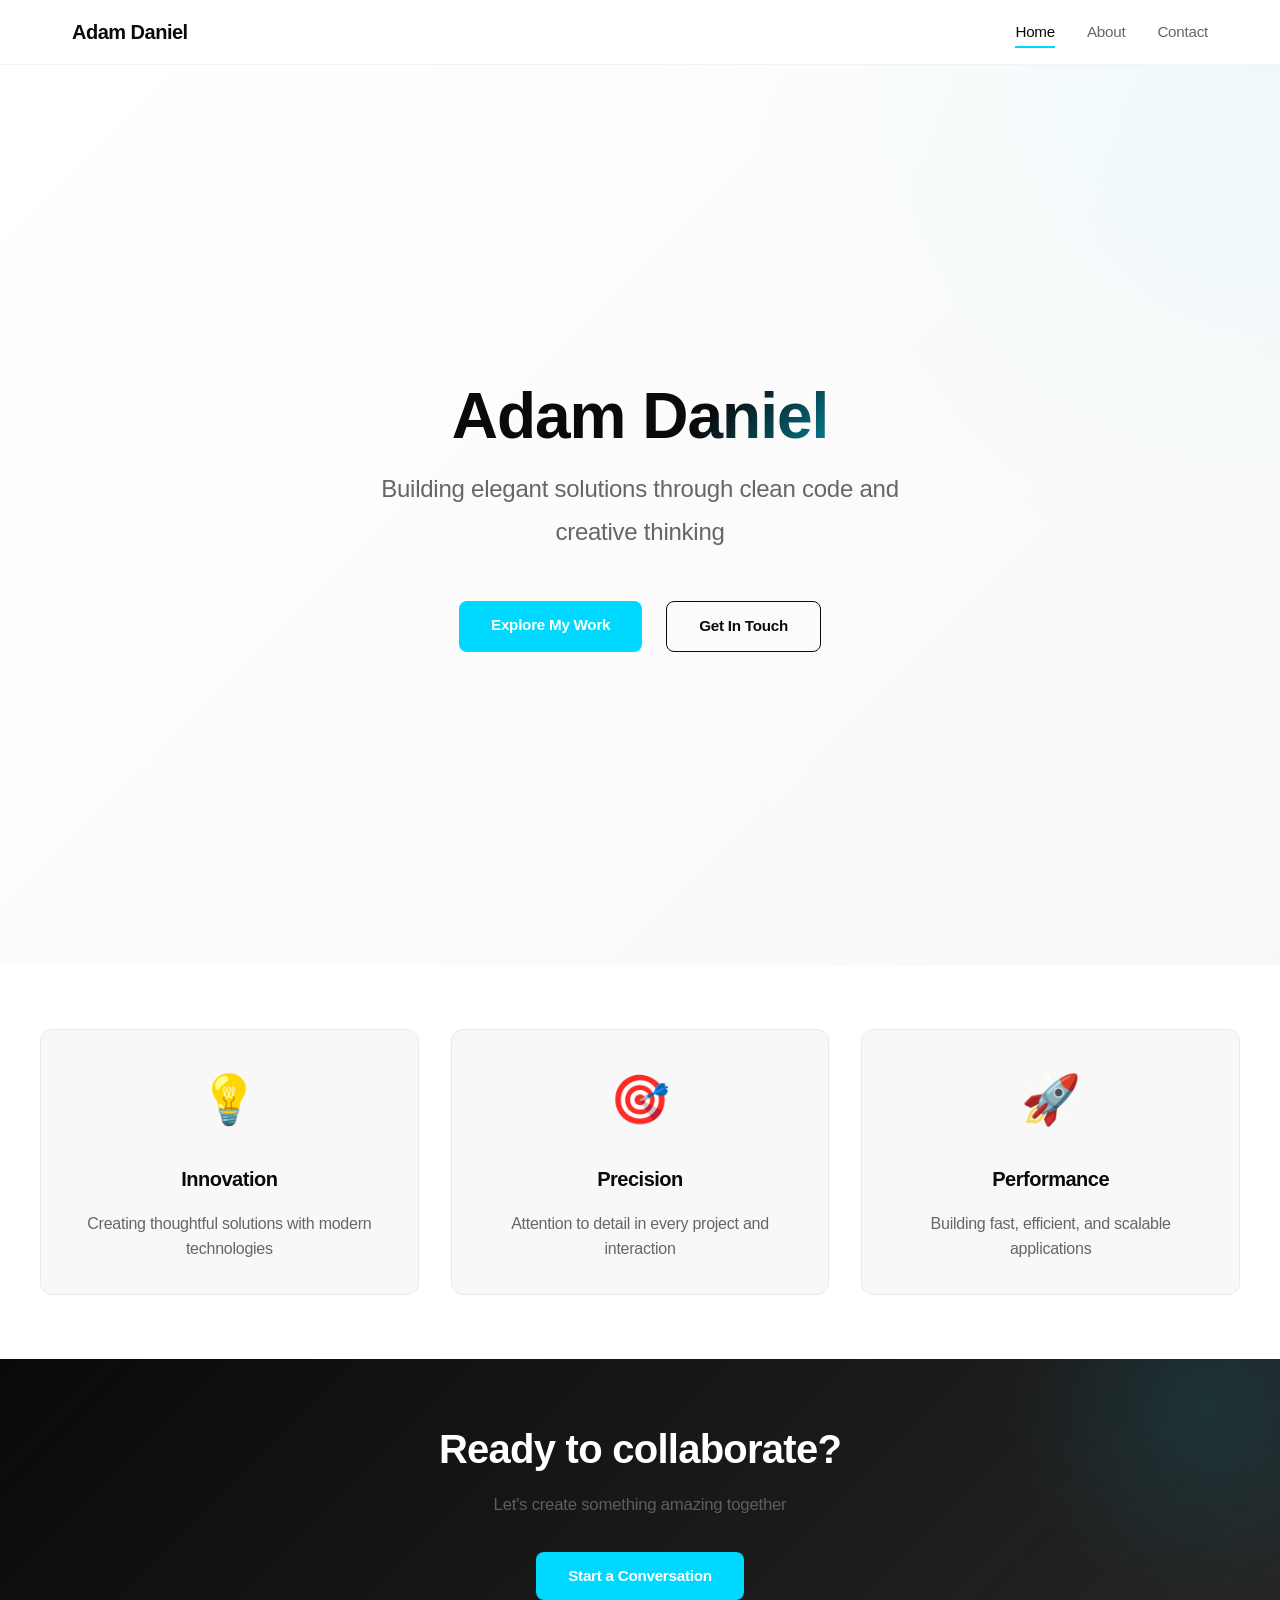
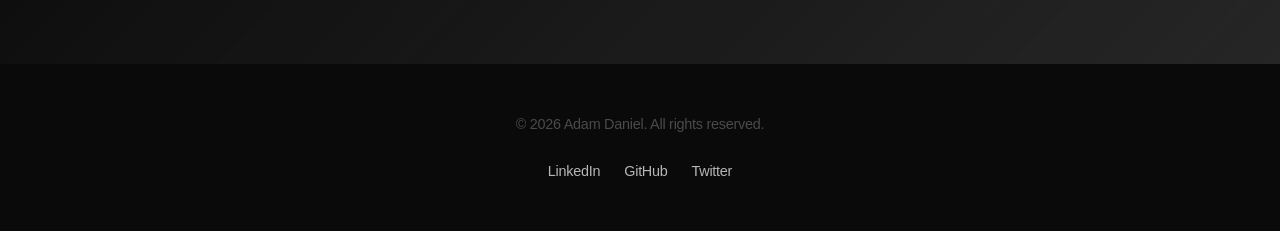
<file: index.html>
<!DOCTYPE html>
<html lang="en">
<head>
    <meta charset="UTF-8">
    <meta name="viewport" content="width=device-width, initial-scale=1.0">
    <title>Adam Daniel - Portfolio</title>
    <link rel="stylesheet" href="css/style.css">
</head>
<body>
    <!-- Navigation -->
    <nav class="navbar">
        <div class="nav-container">
            <div class="logo">Adam Daniel</div>
            <ul class="nav-menu">
                <li><a href="index.html" class="nav-link active">Home</a></li>
                <li><a href="about.html" class="nav-link">About</a></li>
                <li><a href="contact.html" class="nav-link">Contact</a></li>
            </ul>
        </div>
    </nav>

    <!-- Hero Section -->
    <section class="hero">
        <div class="hero-content">
            <h1 class="hero-title">Adam Daniel</h1>
            <p class="hero-subtitle">Building elegant solutions through clean code and creative thinking</p>
            <div class="hero-buttons">
                <a href="about.html" class="btn btn-primary">Explore My Work</a>
                <a href="contact.html" class="btn btn-secondary">Get In Touch</a>
            </div>
        </div>
    </section>

    <!-- Features/Highlights -->
    <section class="highlights">
        <div class="highlights-container">
            <div class="highlight-card">
                <div class="highlight-icon">💡</div>
                <h3>Innovation</h3>
                <p>Creating thoughtful solutions with modern technologies</p>
            </div>
            <div class="highlight-card">
                <div class="highlight-icon">🎯</div>
                <h3>Precision</h3>
                <p>Attention to detail in every project and interaction</p>
            </div>
            <div class="highlight-card">
                <div class="highlight-icon">🚀</div>
                <h3>Performance</h3>
                <p>Building fast, efficient, and scalable applications</p>
            </div>
        </div>
    </section>

    <!-- Call to Action -->
    <section class="cta">
        <h2>Ready to collaborate?</h2>
        <p>Let's create something amazing together</p>
        <a href="contact.html" class="btn btn-primary">Start a Conversation</a>
    </section>

    <!-- Footer -->
    <footer class="footer">
        <div class="footer-content">
            <p>&copy; 2026 Adam Daniel. All rights reserved.</p>
            <div class="social-links">
                <a href="#" class="social-icon">LinkedIn</a>
                <a href="#" class="social-icon">GitHub</a>
                <a href="#" class="social-icon">Twitter</a>
            </div>
        </div>
    </footer>

    <script src="js/script.js"></script>
</body>
</html>
</file>
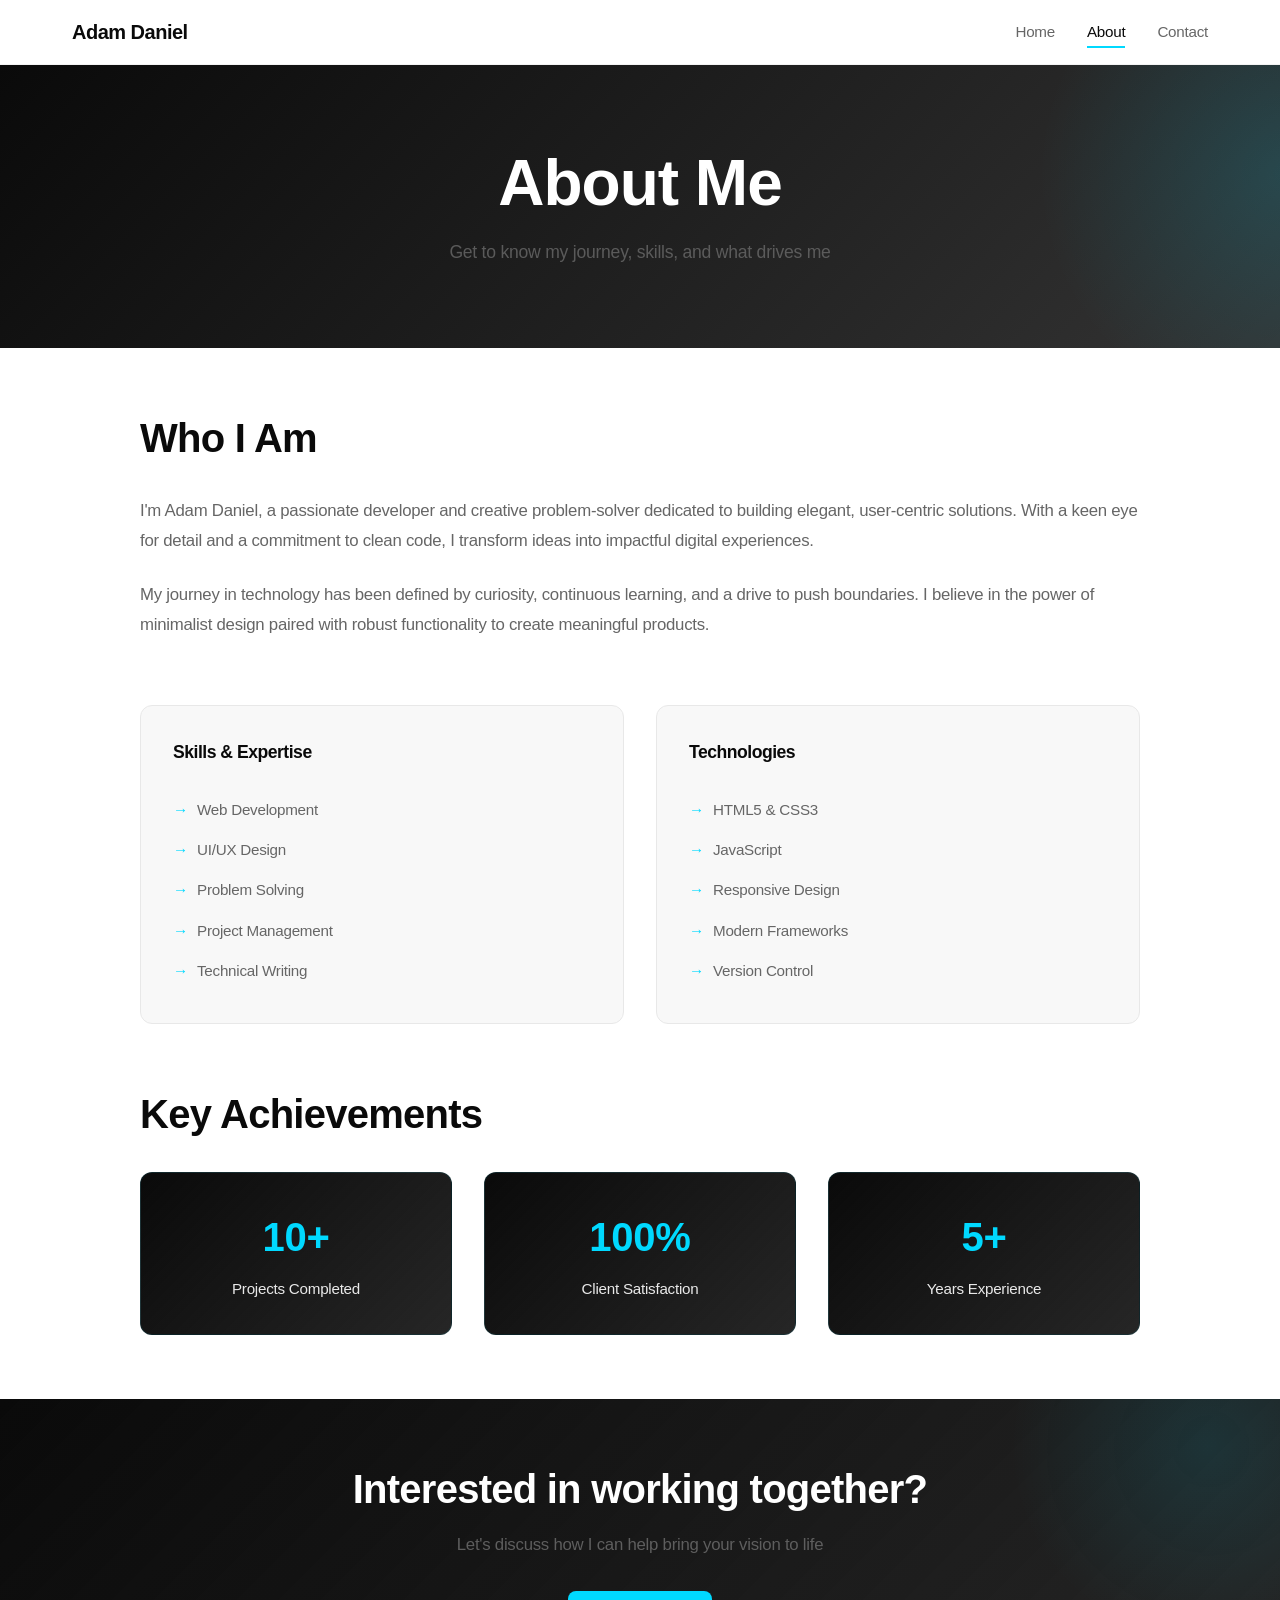
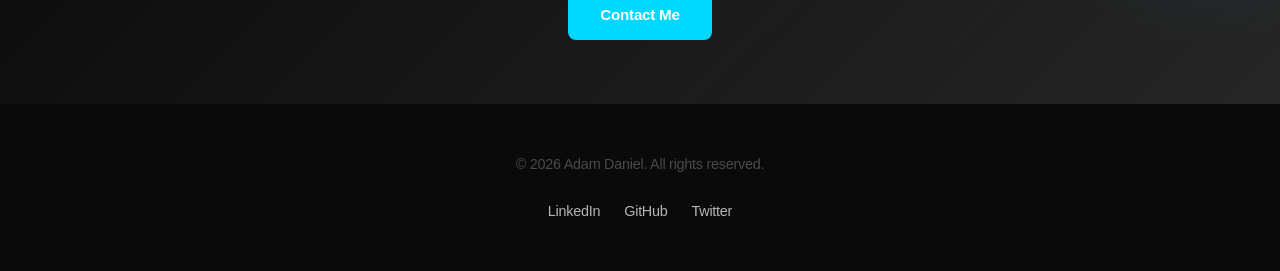
<file: about.html>
<!DOCTYPE html>
<html lang="en">
<head>
    <meta charset="UTF-8">
    <meta name="viewport" content="width=device-width, initial-scale=1.0">
    <title>About Me - Adam Daniel Portfolio</title>
    <link rel="stylesheet" href="css/style.css">
</head>
<body>
    <!-- Navigation -->
    <nav class="navbar">
        <div class="nav-container">
            <div class="logo">Adam Daniel</div>
            <ul class="nav-menu">
                <li><a href="index.html" class="nav-link">Home</a></li>
                <li><a href="about.html" class="nav-link active">About</a></li>
                <li><a href="contact.html" class="nav-link">Contact</a></li>
            </ul>
        </div>
    </nav>

    <!-- Page Header -->
    <section class="page-header">
        <h1>About Me</h1>
        <p>Get to know my journey, skills, and what drives me</p>
    </section>

    <!-- About Section -->
    <section class="about-section">
        <div class="about-container">
            <div class="about-content">
                <h2>Who I Am</h2>
                <p>
                    I'm Adam Daniel, a passionate developer and creative problem-solver dedicated to building 
                    elegant, user-centric solutions. With a keen eye for detail and a commitment to clean code, 
                    I transform ideas into impactful digital experiences.
                </p>
                <p>
                    My journey in technology has been defined by curiosity, continuous learning, and a drive 
                    to push boundaries. I believe in the power of minimalist design paired with robust functionality 
                    to create meaningful products.
                </p>
            </div>

            <div class="about-grid">
                <div class="about-item">
                    <h3>Skills & Expertise</h3>
                    <ul class="skill-list">
                        <li>Web Development</li>
                        <li>UI/UX Design</li>
                        <li>Problem Solving</li>
                        <li>Project Management</li>
                        <li>Technical Writing</li>
                    </ul>
                </div>

                <div class="about-item">
                    <h3>Technologies</h3>
                    <ul class="skill-list">
                        <li>HTML5 & CSS3</li>
                        <li>JavaScript</li>
                        <li>Responsive Design</li>
                        <li>Modern Frameworks</li>
                        <li>Version Control</li>
                    </ul>
                </div>
            </div>

            <div class="achievements">
                <h2>Key Achievements</h2>
                <div class="achievement-list">
                    <div class="achievement-item">
                        <span class="achievement-number">10+</span>
                        <span class="achievement-text">Projects Completed</span>
                    </div>
                    <div class="achievement-item">
                        <span class="achievement-number">100%</span>
                        <span class="achievement-text">Client Satisfaction</span>
                    </div>
                    <div class="achievement-item">
                        <span class="achievement-number">5+</span>
                        <span class="achievement-text">Years Experience</span>
                    </div>
                </div>
            </div>
        </div>
    </section>

    <!-- CTA Section -->
    <section class="cta">
        <h2>Interested in working together?</h2>
        <p>Let's discuss how I can help bring your vision to life</p>
        <a href="contact.html" class="btn btn-primary">Contact Me</a>
    </section>

    <!-- Footer -->
    <footer class="footer">
        <div class="footer-content">
            <p>&copy; 2026 Adam Daniel. All rights reserved.</p>
            <div class="social-links">
                <a href="#" class="social-icon">LinkedIn</a>
                <a href="#" class="social-icon">GitHub</a>
                <a href="#" class="social-icon">Twitter</a>
            </div>
        </div>
    </footer>

    <script src="js/script.js"></script>
</body>
</html>
</file>
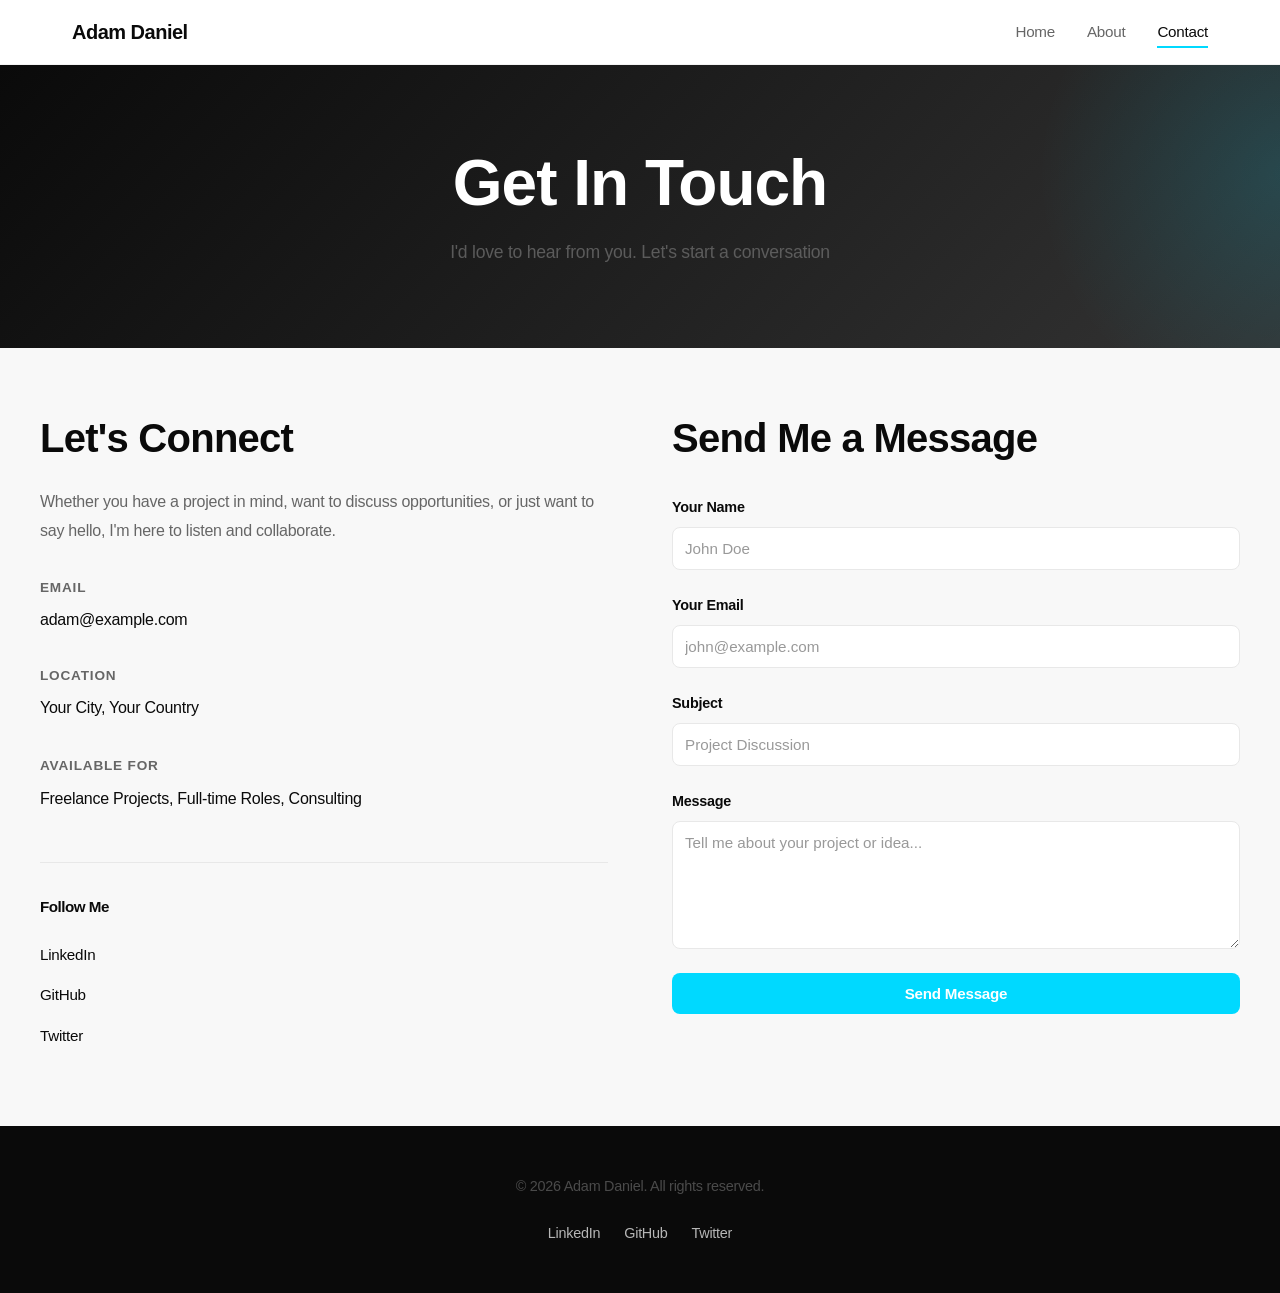
<file: contact.html>
<!DOCTYPE html>
<html lang="en">
<head>
    <meta charset="UTF-8">
    <meta name="viewport" content="width=device-width, initial-scale=1.0">
    <title>Contact Me - Adam Daniel Portfolio</title>
    <link rel="stylesheet" href="css/style.css">
</head>
<body>
    <!-- Navigation -->
    <nav class="navbar">
        <div class="nav-container">
            <div class="logo">Adam Daniel</div>
            <ul class="nav-menu">
                <li><a href="index.html" class="nav-link">Home</a></li>
                <li><a href="about.html" class="nav-link">About</a></li>
                <li><a href="contact.html" class="nav-link active">Contact</a></li>
            </ul>
        </div>
    </nav>

    <!-- Page Header -->
    <section class="page-header">
        <h1>Get In Touch</h1>
        <p>I'd love to hear from you. Let's start a conversation</p>
    </section>

    <!-- Contact Section -->
    <section class="contact-section">
        <div class="contact-container">
            <div class="contact-info">
                <h2>Let's Connect</h2>
                <p>Whether you have a project in mind, want to discuss opportunities, or just want to say hello, 
                   I'm here to listen and collaborate.</p>
                
                <div class="contact-details">
                    <div class="contact-item">
                        <h3>Email</h3>
                        <a href="mailto:adam@example.com">adam@example.com</a>
                    </div>
                    <div class="contact-item">
                        <h3>Location</h3>
                        <p>Your City, Your Country</p>
                    </div>
                    <div class="contact-item">
                        <h3>Available For</h3>
                        <p>Freelance Projects, Full-time Roles, Consulting</p>
                    </div>
                </div>

                <div class="social-section">
                    <h3>Follow Me</h3>
                    <div class="social-links-large">
                        <a href="#" class="social-link">LinkedIn</a>
                        <a href="#" class="social-link">GitHub</a>
                        <a href="#" class="social-link">Twitter</a>
                    </div>
                </div>
            </div>

            <div class="contact-form-container">
                <h2>Send Me a Message</h2>
                <form class="contact-form" id="contactForm">
                    <div class="form-group">
                        <label for="name">Your Name</label>
                        <input 
                            type="text" 
                            id="name" 
                            name="name" 
                            required 
                            placeholder="John Doe"
                        >
                    </div>

                    <div class="form-group">
                        <label for="email">Your Email</label>
                        <input 
                            type="email" 
                            id="email" 
                            name="email" 
                            required 
                            placeholder="john@example.com"
                        >
                    </div>

                    <div class="form-group">
                        <label for="subject">Subject</label>
                        <input 
                            type="text" 
                            id="subject" 
                            name="subject" 
                            required 
                            placeholder="Project Discussion"
                        >
                    </div>

                    <div class="form-group">
                        <label for="message">Message</label>
                        <textarea 
                            id="message" 
                            name="message" 
                            rows="6" 
                            required 
                            placeholder="Tell me about your project or idea..."
                        ></textarea>
                    </div>

                    <button type="submit" class="btn btn-primary">Send Message</button>
                </form>
                <div id="formMessage" class="form-message"></div>
            </div>
        </div>
    </section>

    <!-- Footer -->
    <footer class="footer">
        <div class="footer-content">
            <p>&copy; 2026 Adam Daniel. All rights reserved.</p>
            <div class="social-links">
                <a href="#" class="social-icon">LinkedIn</a>
                <a href="#" class="social-icon">GitHub</a>
                <a href="#" class="social-icon">Twitter</a>
            </div>
        </div>
    </footer>

    <script src="js/script.js"></script>
</body>
</html>
</file>
<file: css/style.css>
/* ==================== MODERN 2026 MINIMALIST DESIGN ==================== */
/* Variables & Design System */
:root {
    --bg-primary: #ffffff;
    --bg-secondary: #f8f8f8;
    --bg-tertiary: #f0f0f0;
    --text-primary: #0a0a0a;
    --text-secondary: #666666;
    --text-tertiary: #999999;
    --accent: #00d9ff;
    --accent-hover: #00b8d4;
    --border: #e8e8e8;
    --shadow-sm: 0 2px 8px rgba(0, 0, 0, 0.04);
    --shadow-md: 0 4px 16px rgba(0, 0, 0, 0.08);
    --shadow-lg: 0 12px 32px rgba(0, 0, 0, 0.12);
    --transition: all 0.4s cubic-bezier(0.23, 1, 0.320, 1);
    --spacing-xs: 0.5rem;
    --spacing-sm: 1rem;
    --spacing-md: 1.5rem;
    --spacing-lg: 2rem;
    --spacing-xl: 3rem;
    --spacing-2xl: 4rem;
}

/* Reset & Base */
* {
    margin: 0;
    padding: 0;
    box-sizing: border-box;
}

html {
    scroll-behavior: smooth;
}

body {
    font-family: -apple-system, BlinkMacSystemFont, 'Segoe UI', 'Roboto', 'Oxygen',
        'Ubuntu', 'Cantarell', 'Fira Sans', 'Droid Sans', 'Helvetica Neue',
        sans-serif;
    background-color: var(--bg-primary);
    color: var(--text-primary);
    line-height: 1.6;
    font-weight: 400;
    letter-spacing: -0.25px;
}

/* ==================== TYPOGRAPHY ==================== */
h1, h2, h3, h4, h5, h6 {
    font-weight: 600;
    letter-spacing: -0.5px;
}

h1 {
    font-size: clamp(2rem, 8vw, 4rem);
    font-weight: 700;
    line-height: 1.2;
    letter-spacing: -1px;
}

h2 {
    font-size: clamp(1.5rem, 5vw, 2.5rem);
    font-weight: 700;
    line-height: 1.3;
    letter-spacing: -0.75px;
}

h3 {
    font-size: 1.25rem;
    font-weight: 600;
    letter-spacing: -0.5px;
}

p {
    line-height: 1.7;
    color: var(--text-secondary);
}

/* ==================== NAVBAR ==================== */
.navbar {
    position: sticky;
    top: 0;
    background-color: rgba(255, 255, 255, 0.7);
    backdrop-filter: blur(20px);
    -webkit-backdrop-filter: blur(20px);
    border-bottom: 1px solid rgba(232, 232, 232, 0.5);
    padding: 1rem 0;
    z-index: 1000;
}

.nav-container {
    max-width: 1200px;
    margin: 0 auto;
    padding: 0 var(--spacing-lg);
    display: flex;
    justify-content: space-between;
    align-items: center;
}

.logo {
    font-size: 1.25rem;
    font-weight: 700;
    color: var(--text-primary);
    letter-spacing: -0.5px;
}

.nav-menu {
    display: flex;
    list-style: none;
    gap: var(--spacing-lg);
}

.nav-link {
    text-decoration: none;
    color: var(--text-secondary);
    font-weight: 500;
    font-size: 0.95rem;
    transition: var(--transition);
    position: relative;
}

.nav-link:hover,
.nav-link.active {
    color: var(--text-primary);
}

.nav-link.active::after {
    content: '';
    position: absolute;
    bottom: -8px;
    left: 0;
    right: 0;
    height: 2px;
    background-color: var(--accent);
}

/* ==================== HERO SECTION ==================== */
.hero {
    padding: 6rem var(--spacing-lg);
    min-height: 100vh;
    display: flex;
    align-items: center;
    justify-content: center;
    background: linear-gradient(135deg, #ffffff 0%, #f8f8f8 100%);
    position: relative;
    overflow: hidden;
}

.hero::before {
    content: '';
    position: absolute;
    top: -50%;
    right: -50%;
    width: 100%;
    height: 100%;
    background: radial-gradient(circle, rgba(0, 217, 255, 0.05) 0%, transparent 70%);
    pointer-events: none;
}

.hero-content {
    text-align: center;
    max-width: 900px;
    z-index: 1;
    animation: fadeInUp 0.8s ease-out 0.1s both;
}

@keyframes fadeInUp {
    from {
        opacity: 0;
        transform: translateY(40px);
    }
    to {
        opacity: 1;
        transform: translateY(0);
    }
}

.hero-title {
    margin-bottom: 0.75rem;
    background: linear-gradient(135deg, var(--text-primary) 0%, var(--text-primary) 60%, var(--accent) 100%);
    -webkit-background-clip: text;
    -webkit-text-fill-color: transparent;
    background-clip: text;
}

.hero-subtitle {
    font-size: clamp(1rem, 2vw, 1.5rem);
    color: var(--text-secondary);
    margin-bottom: var(--spacing-xl);
    font-weight: 400;
    line-height: 1.8;
    max-width: 600px;
    margin-left: auto;
    margin-right: auto;
}

.hero-buttons {
    display: flex;
    gap: var(--spacing-md);
    justify-content: center;
    flex-wrap: wrap;
    animation: fadeInUp 0.8s ease-out 0.3s both;
}

/* ==================== BUTTONS ==================== */
.btn {
    padding: 0.75rem 2rem;
    border: none;
    border-radius: 0.5rem;
    font-size: 0.95rem;
    font-weight: 600;
    cursor: pointer;
    text-decoration: none;
    display: inline-block;
    transition: var(--transition);
    text-align: center;
    min-width: 140px;
    letter-spacing: -0.25px;
}

.btn-primary {
    background-color: var(--accent);
    color: var(--bg-primary);
}

.btn-primary:hover {
    background-color: var(--accent-hover);
    transform: translateY(-2px);
    box-shadow: var(--shadow-lg);
}

.btn-secondary {
    background-color: transparent;
    color: var(--text-primary);
    border: 1.5px solid var(--text-primary);
}

.btn-secondary:hover {
    background-color: var(--text-primary);
    color: var(--bg-primary);
    transform: translateY(-2px);
}

/* ==================== HIGHLIGHTS SECTION ==================== */
.highlights {
    padding: var(--spacing-2xl) var(--spacing-lg);
    background-color: var(--bg-primary);
}

.highlights-container {
    max-width: 1200px;
    margin: 0 auto;
    display: grid;
    grid-template-columns: repeat(auto-fit, minmax(320px, 1fr));
    gap: var(--spacing-lg);
}

.highlight-card {
    padding: var(--spacing-lg);
    background-color: var(--bg-secondary);
    border-radius: 0.75rem;
    border: 1px solid var(--border);
    text-align: center;
    transition: var(--transition);
}

.highlight-card:hover {
    transform: translateY(-8px);
    border-color: var(--accent);
    box-shadow: var(--shadow-lg);
    background-color: var(--bg-primary);
}

.highlight-icon {
    font-size: 3rem;
    margin-bottom: var(--spacing-md);
}

.highlight-card h3 {
    color: var(--text-primary);
    margin-bottom: var(--spacing-sm);
}

.highlight-card p {
    color: var(--text-secondary);
    line-height: 1.6;
}

/* ==================== PAGE HEADER ==================== */
.page-header {
    padding: 5rem var(--spacing-lg);
    text-align: center;
    background: linear-gradient(135deg, var(--text-primary) 0%, rgba(0, 0, 0, 0.8) 100%);
    color: var(--bg-primary);
    position: relative;
    overflow: hidden;
}

.page-header::before {
    content: '';
    position: absolute;
    top: -50%;
    right: -20%;
    width: 500px;
    height: 500px;
    background: radial-gradient(circle, rgba(0, 217, 255, 0.15) 0%, transparent 70%);
    pointer-events: none;
}

.page-header h1 {
    margin-bottom: var(--spacing-sm);
    position: relative;
    z-index: 1;
}

.page-header p {
    font-size: 1.1rem;
    opacity: 0.85;
    position: relative;
    z-index: 1;
}

/* ==================== ABOUT SECTION ==================== */
.about-section {
    padding: var(--spacing-2xl) var(--spacing-lg);
    background-color: var(--bg-primary);
}

.about-container {
    max-width: 1000px;
    margin: 0 auto;
}

.about-content {
    margin-bottom: var(--spacing-2xl);
}

.about-content h2 {
    color: var(--text-primary);
    margin-bottom: var(--spacing-lg);
    font-weight: 700;
}

.about-content p {
    font-size: 1.05rem;
    color: var(--text-secondary);
    margin-bottom: var(--spacing-md);
    line-height: 1.8;
}

.about-grid {
    display: grid;
    grid-template-columns: repeat(auto-fit, minmax(280px, 1fr));
    gap: var(--spacing-lg);
    margin-bottom: var(--spacing-2xl);
}

.about-item {
    padding: var(--spacing-lg);
    background-color: var(--bg-secondary);
    border-radius: 0.75rem;
    border: 1px solid var(--border);
    transition: var(--transition);
}

.about-item:hover {
    border-color: var(--accent);
    box-shadow: var(--shadow-md);
}

.about-item h3 {
    font-size: 1.1rem;
    margin-bottom: var(--spacing-md);
    color: var(--text-primary);
}

.skill-list {
    list-style: none;
}

.skill-list li {
    padding: 0.5rem 0;
    color: var(--text-secondary);
    position: relative;
    padding-left: 1.5rem;
    font-size: 0.95rem;
}

.skill-list li::before {
    content: '→';
    position: absolute;
    left: 0;
    color: var(--accent);
    font-weight: 600;
}

.achievements {
    margin-top: var(--spacing-2xl);
}

.achievements h2 {
    font-weight: 700;
    margin-bottom: var(--spacing-lg);
    color: var(--text-primary);
}

.achievement-list {
    display: grid;
    grid-template-columns: repeat(auto-fit, minmax(200px, 1fr));
    gap: var(--spacing-lg);
}

.achievement-item {
    text-align: center;
    padding: var(--spacing-lg);
    background: linear-gradient(135deg, var(--text-primary) 0%, rgba(0, 0, 0, 0.85) 100%);
    color: var(--bg-primary);
    border-radius: 0.75rem;
    transition: var(--transition);
    border: 1px solid rgba(0, 217, 255, 0.1);
}

.achievement-item:hover {
    transform: translateY(-6px);
    border-color: var(--accent);
    box-shadow: var(--shadow-lg);
}

.achievement-number {
    display: block;
    font-size: 2.5rem;
    font-weight: 800;
    margin-bottom: var(--spacing-xs);
    color: var(--accent);
}

.achievement-text {
    display: block;
    font-size: 0.95rem;
    opacity: 0.9;
}

/* ==================== CONTACT SECTION ==================== */
.contact-section {
    padding: var(--spacing-2xl) var(--spacing-lg);
    background-color: var(--bg-secondary);
}

.contact-container {
    max-width: 1200px;
    margin: 0 auto;
    display: grid;
    grid-template-columns: 1fr 1fr;
    gap: var(--spacing-2xl);
    align-items: start;
}

.contact-info h2 {
    font-weight: 700;
    margin-bottom: var(--spacing-md);
    color: var(--text-primary);
}

.contact-info p {
    color: var(--text-secondary);
    margin-bottom: var(--spacing-lg);
    line-height: 1.8;
}

.contact-details {
    margin-bottom: var(--spacing-xl);
}

.contact-item {
    margin-bottom: var(--spacing-lg);
}

.contact-item h3 {
    font-size: 0.85rem;
    color: var(--text-secondary);
    margin-bottom: var(--spacing-xs);
    text-transform: uppercase;
    letter-spacing: 0.8px;
    font-weight: 600;
}

.contact-item a {
    color: var(--text-primary);
    text-decoration: none;
    font-weight: 500;
    transition: var(--transition);
}

.contact-item a:hover {
    color: var(--accent);
}

.contact-item p {
    color: var(--text-primary);
    margin: 0;
}

.social-section {
    padding-top: var(--spacing-lg);
    border-top: 1px solid var(--border);
}

.social-section h3 {
    margin-bottom: var(--spacing-md);
    color: var(--text-primary);
    font-size: 0.95rem;
}

.social-links-large {
    display: flex;
    flex-direction: column;
    gap: var(--spacing-sm);
}

.social-link {
    color: var(--text-primary);
    text-decoration: none;
    font-weight: 500;
    transition: var(--transition);
    display: inline-block;
    font-size: 0.95rem;
}

.social-link:hover {
    color: var(--accent);
    transform: translateX(6px);
}

/* ==================== CONTACT FORM ==================== */
.contact-form-container h2 {
    font-weight: 700;
    margin-bottom: var(--spacing-lg);
    color: var(--text-primary);
}

.contact-form {
    display: flex;
    flex-direction: column;
    gap: var(--spacing-md);
}

.form-group {
    display: flex;
    flex-direction: column;
    gap: var(--spacing-xs);
}

.form-group label {
    font-weight: 600;
    color: var(--text-primary);
    font-size: 0.9rem;
}

.form-group input,
.form-group textarea {
    padding: 0.75rem;
    border: 1px solid var(--border);
    border-radius: 0.5rem;
    font-family: inherit;
    font-size: 0.95rem;
    transition: var(--transition);
    background-color: var(--bg-primary);
    color: var(--text-primary);
}

.form-group input::placeholder,
.form-group textarea::placeholder {
    color: var(--text-tertiary);
}

.form-group input:focus,
.form-group textarea:focus {
    outline: none;
    border-color: var(--accent);
    box-shadow: 0 0 0 3px rgba(0, 217, 255, 0.1);
}

.form-message {
    padding: var(--spacing-md);
    border-radius: 0.5rem;
    text-align: center;
    min-height: 1px;
}

.form-message.success {
    background-color: #d1fae5;
    color: #065f46;
    display: block;
}

.form-message.error {
    background-color: #fee2e2;
    color: #991b1b;
    display: block;
}

/* ==================== CTA SECTION ==================== */
.cta {
    padding: var(--spacing-2xl) var(--spacing-lg);
    background: linear-gradient(135deg, var(--text-primary) 0%, rgba(0, 0, 0, 0.85) 100%);
    text-align: center;
    color: var(--bg-primary);
    position: relative;
    overflow: hidden;
}

.cta::before {
    content: '';
    position: absolute;
    top: -50%;
    right: -10%;
    width: 400px;
    height: 400px;
    background: radial-gradient(circle, rgba(0, 217, 255, 0.1) 0%, transparent 70%);
    pointer-events: none;
}

.cta h2 {
    font-weight: 700;
    margin-bottom: var(--spacing-sm);
    position: relative;
    z-index: 1;
}

.cta p {
    font-size: 1.05rem;
    margin-bottom: var(--spacing-lg);
    opacity: 0.9;
    position: relative;
    z-index: 1;
}

/* ==================== FOOTER ==================== */
.footer {
    background-color: var(--text-primary);
    color: var(--bg-primary);
    padding: var(--spacing-xl) var(--spacing-lg);
    text-align: center;
}

.footer-content {
    max-width: 1200px;
    margin: 0 auto;
}

.footer-content p {
    margin-bottom: var(--spacing-md);
    opacity: 0.7;
    font-size: 0.9rem;
}

.social-links {
    display: flex;
    gap: var(--spacing-md);
    justify-content: center;
}

.social-icon {
    color: var(--bg-primary);
    text-decoration: none;
    transition: var(--transition);
    opacity: 0.6;
    font-size: 0.9rem;
}

.social-icon:hover {
    opacity: 1;
    color: var(--accent);
}

.social-links {
    display: flex;
    gap: var(--spacing-md);
    justify-content: center;
}

.social-icon {
    color: var(--secondary-color);
    text-decoration: none;
    transition: var(--transition);
    opacity: 0.7;
}

.social-icon:hover {
    opacity: 1;
    color: var(--accent-light);
}

/* ==================== RESPONSIVE DESIGN ==================== */
@media (max-width: 768px) {
    .nav-container {
        padding: 0 var(--spacing-md);
    }

    .nav-menu {
        gap: var(--spacing-md);
        font-size: 0.9rem;
    }

    .hero {
        padding: 4rem var(--spacing-md);
        min-height: auto;
    }

    .hero-buttons {
        flex-direction: column;
    }

    .btn {
        width: 100%;
    }

    .contact-container {
        grid-template-columns: 1fr;
    }

    .about-grid {
        grid-template-columns: 1fr;
    }

    .highlights-container {
        grid-template-columns: 1fr;
    }

    .achievement-list {
        grid-template-columns: 1fr;
    }

    .about-section,
    .contact-section,
    .highlights {
        padding: var(--spacing-xl) var(--spacing-md);
    }

    .page-header {
        padding: 3rem var(--spacing-md);
    }

    .cta {
        padding: var(--spacing-xl) var(--spacing-md);
    }
}

@media (max-width: 480px) {
    .logo {
        font-size: 1.1rem;
    }

    .nav-menu {
        gap: var(--spacing-sm);
        font-size: 0.85rem;
    }

    .hero {
        padding: 3rem var(--spacing-md);
    }

    .page-header {
        padding: 2.5rem var(--spacing-md);
    }

    .hero-title {
        font-size: 1.75rem;
    }

    .hero-subtitle {
        font-size: 1rem;
    }

    .page-header h1 {
        font-size: 1.75rem;
    }

    .hero-buttons {
        gap: var(--spacing-sm);
    }

    .btn {
        padding: 0.65rem 1.5rem;
        font-size: 0.85rem;
        min-width: 120px;
    }
}

/* ==================== ACCESSIBILITY ==================== */
@media (prefers-reduced-motion: reduce) {
    * {
        animation-duration: 0.01ms !important;
        animation-iteration-count: 1 !important;
        transition-duration: 0.01ms !important;
        scroll-behavior: auto !important;
    }
}

/* ==================== LIGHT ANIMATIONS ==================== */
@keyframes slideIn {
    from {
        opacity: 0;
        transform: translateX(-20px);
    }
    to {
        opacity: 1;
        transform: translateX(0);
    }
}

@keyframes scaleIn {
    from {
        opacity: 0;
        transform: scale(0.95);
    }
    to {
        opacity: 1;
        transform: scale(1);
    }
}
</file>
